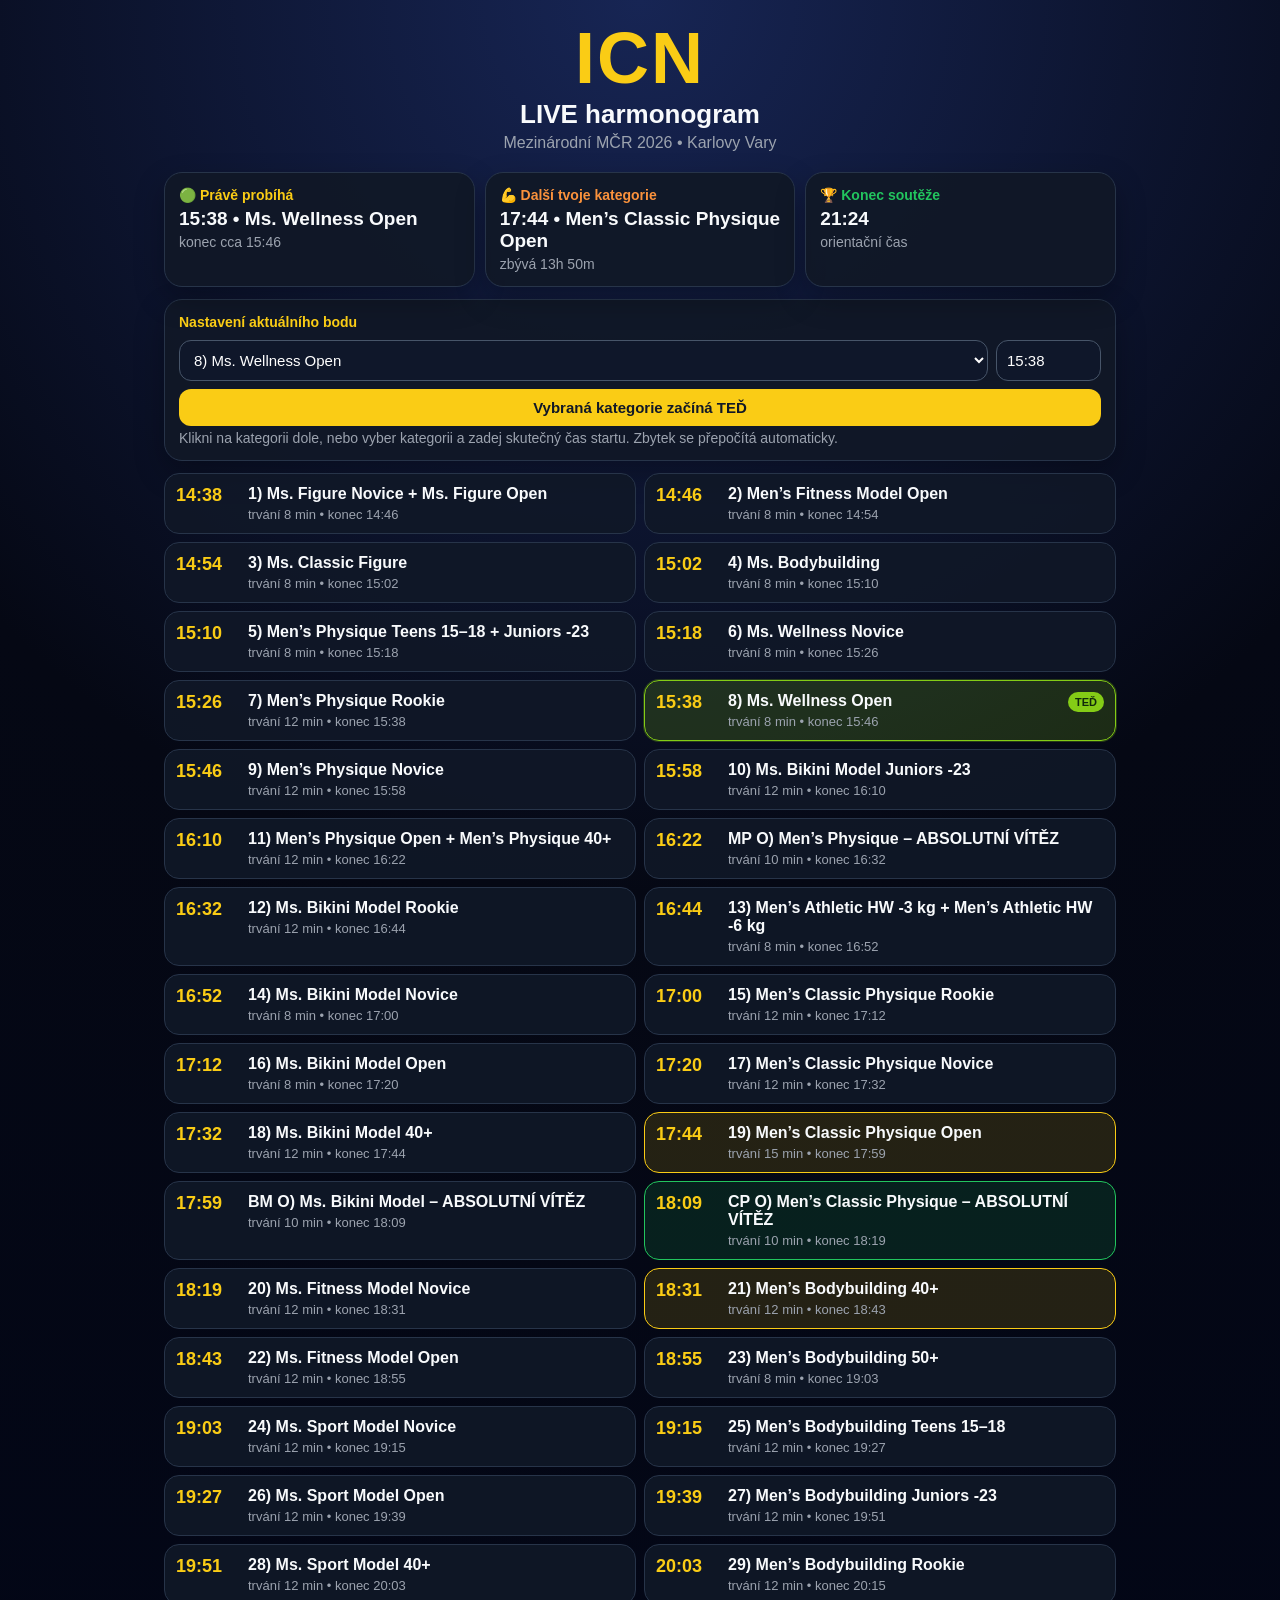
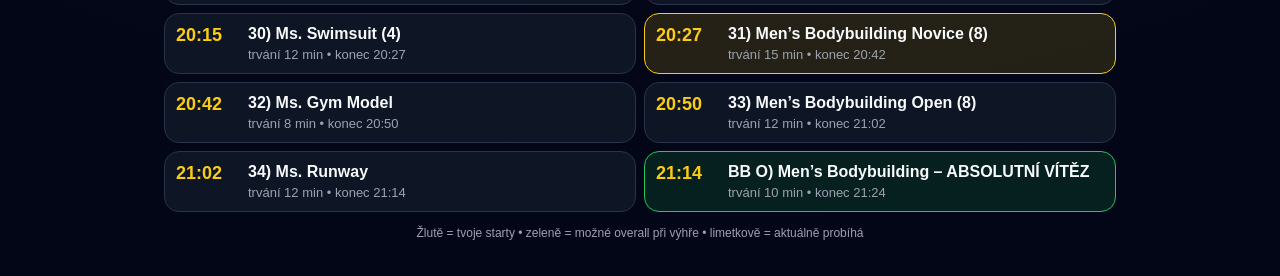
<file: Index.html>
<!doctype html>
<html lang="cs">
<head>
  <meta charset="utf-8" />
  <meta name="viewport" content="width=device-width, initial-scale=1" />
  <title>ICN LIVE harmonogram</title>
  <style>
    :root{
      --bg:#050814; --card:#101827; --line:#273449; --text:#f8fafc; --muted:#9ca3af;
      --gold:#facc15; --orange:#fb923c; --green:#22c55e; --lime:#84cc16; --blue:#38bdf8;
    }
    *{box-sizing:border-box}
    body{margin:0;background:radial-gradient(circle at top,#172554 0,#050814 45%,#020617 100%);color:var(--text);font-family:Arial,Helvetica,sans-serif}
    .wrap{max-width:980px;margin:auto;padding:14px}
    header{text-align:center;padding:12px 0 8px}
    .logo{font-size:56px;font-weight:900;color:var(--gold);letter-spacing:2px;line-height:.9}
    h1{margin:8px 0 4px;font-size:26px}
    .sub{color:var(--muted)}
    .cards{display:grid;grid-template-columns:1fr;gap:10px;margin:12px 0}
    .card{background:rgba(16,24,39,.94);border:1px solid var(--line);border-radius:18px;padding:14px;box-shadow:0 12px 30px rgba(0,0,0,.28)}
    .label{font-weight:800;color:var(--gold);font-size:14px}
    .big{font-weight:900;font-size:19px;margin-top:5px}
    .muted{color:var(--muted);font-size:14px;margin-top:4px}
    .controls{display:grid;grid-template-columns:1fr 105px;gap:8px;margin-top:10px}
    select,input,button{border-radius:12px;border:1px solid #475569;background:#0f172a;color:white;padding:10px;font-size:15px}
    button{background:var(--gold);color:#111827;font-weight:900;border:none}
    .list{display:grid;grid-template-columns:1fr;gap:8px;margin-top:12px}
    .row{background:rgba(16,24,39,.9);border:1px solid var(--line);border-radius:15px;padding:11px;display:grid;grid-template-columns:62px 1fr auto;gap:10px;align-items:start}
    .time{font-weight:900;color:var(--gold);font-size:18px}
    .name{font-weight:800}
    .meta{font-size:13px;color:var(--muted);margin-top:4px}
    .current{border-color:var(--lime);background:rgba(132,204,22,.18);box-shadow:0 0 0 1px rgba(132,204,22,.25)}
    .mine{border-color:var(--gold);background:rgba(250,204,21,.13)}
    .possible{border-color:var(--green);background:rgba(34,197,94,.13)}
    .tag{font-size:11px;font-weight:900;border-radius:999px;padding:4px 7px;background:var(--lime);color:#102a0b}
    .legend{text-align:center;color:var(--muted);font-size:12px;margin:14px 0 22px}
    @media(min-width:760px){.cards{grid-template-columns:1fr 1fr 1fr}.list{grid-template-columns:1fr 1fr}.logo{font-size:72px}}
  </style>
</head>
<body>
<div class="wrap">
  <header>
    <div class="logo">ICN</div>
    <h1>LIVE harmonogram</h1>
    <div class="sub">Mezinárodní MČR 2026 • Karlovy Vary</div>
  </header>

  <div class="cards">
    <div class="card">
      <div class="label">🟢 Právě probíhá</div>
      <div class="big" id="currentBox">–</div>
      <div class="muted" id="currentEnd">–</div>
    </div>
    <div class="card">
      <div class="label" style="color:var(--orange)">💪 Další tvoje kategorie</div>
      <div class="big" id="nextMine">–</div>
      <div class="muted" id="countdown">–</div>
    </div>
    <div class="card">
      <div class="label" style="color:var(--green)">🏆 Konec soutěže</div>
      <div class="big" id="finish">–</div>
      <div class="muted">orientační čas</div>
    </div>
  </div>

  <div class="card">
    <div class="label">Nastavení aktuálního bodu</div>
    <div class="controls">
      <select id="anchorSelect"></select>
      <input id="anchorTime" value="15:38" placeholder="15:38"/>
    </div>
    <button style="width:100%;margin-top:8px" id="nowBtn">Vybraná kategorie začíná TEĎ</button>
    <div class="muted">Klikni na kategorii dole, nebo vyber kategorii a zadej skutečný čas startu. Zbytek se přepočítá automaticky.</div>
  </div>

  <div class="list" id="list"></div>
  <div class="legend">Žlutě = tvoje starty • zeleně = možné overall při výhře • limetkově = aktuálně probíhá</div>
</div>

<script>
const base = [
  ['1','Ms. Figure Novice + Ms. Figure Open',8],
  ['2','Men’s Fitness Model Open',8],
  ['3','Ms. Classic Figure',8],
  ['4','Ms. Bodybuilding',8],
  ['5','Men’s Physique Teens 15–18 + Juniors -23',8],
  ['6','Ms. Wellness Novice',8],
  ['7','Men’s Physique Rookie',12],
  ['8','Ms. Wellness Open',8],
  ['9','Men’s Physique Novice',12],
  ['10','Ms. Bikini Model Juniors -23',12],
  ['11','Men’s Physique Open + Men’s Physique 40+',12],
  ['MP O','Men’s Physique – ABSOLUTNÍ VÍTĚZ',10],
  ['12','Ms. Bikini Model Rookie',12],
  ['13','Men’s Athletic HW -3 kg + Men’s Athletic HW -6 kg',8],
  ['14','Ms. Bikini Model Novice',8],
  ['15','Men’s Classic Physique Rookie',12],
  ['16','Ms. Bikini Model Open',8],
  ['17','Men’s Classic Physique Novice',12],
  ['18','Ms. Bikini Model 40+',12],
  ['19','Men’s Classic Physique Open',15,'mine'],
  ['BM O','Ms. Bikini Model – ABSOLUTNÍ VÍTĚZ',10],
  ['CP O','Men’s Classic Physique – ABSOLUTNÍ VÍTĚZ',10,'possible'],
  ['20','Ms. Fitness Model Novice',12],
  ['21','Men’s Bodybuilding 40+',12,'mine'],
  ['22','Ms. Fitness Model Open',12],
  ['23','Men’s Bodybuilding 50+',8],
  ['24','Ms. Sport Model Novice',12],
  ['25','Men’s Bodybuilding Teens 15–18',12],
  ['26','Ms. Sport Model Open',12],
  ['27','Men’s Bodybuilding Juniors -23',12],
  ['28','Ms. Sport Model 40+',12],
  ['29','Men’s Bodybuilding Rookie',12],
  ['30','Ms. Swimsuit (4)',12],
  ['31','Men’s Bodybuilding Novice (8)',15,'mine'],
  ['32','Ms. Gym Model',8],
  ['33','Men’s Bodybuilding Open (8)',12],
  ['34','Ms. Runway',12],
  ['BB O','Men’s Bodybuilding – ABSOLUTNÍ VÍTĚZ',10,'possible'],
];
let anchorIndex = 7;

const sel = document.getElementById('anchorSelect');
base.forEach((x,i)=>{ const o=document.createElement('option'); o.value=i; o.textContent=`${x[0]}) ${x[1]}`; sel.appendChild(o); });
sel.value = anchorIndex;

function toMin(t){ const [h,m]=t.split(':').map(Number); return h*60+m; }
function toTime(min){ min=((min%1440)+1440)%1440; return String(Math.floor(min/60)).padStart(2,'0')+':'+String(min%60).padStart(2,'0'); }
function diffText(target, now){ const d=target-now, a=Math.abs(d); return (d<0?'-':'')+Math.floor(a/60)+'h '+String(a%60).padStart(2,'0')+'m'; }

function build(){
  anchorIndex = Number(sel.value);
  const anchorTime = toMin(document.getElementById('anchorTime').value || '15:38');
  const arr = base.map((x,i)=>({n:x[0],name:x[1],duration:x[2],type:x[3]||'',index:i}));
  let s = anchorTime;
  for(let i=anchorIndex;i<arr.length;i++){ arr[i].start=s; s+=arr[i].duration; arr[i].end=s; }
  s = anchorTime;
  for(let i=anchorIndex-1;i>=0;i--){ s-=arr[i].duration; arr[i].start=s; arr[i].end=s+arr[i].duration; }
  return arr;
}

function render(){
  const arr = build();
  const d = new Date(), now = d.getHours()*60+d.getMinutes();
  let current = arr.find(x=>now>=x.start && now<x.end) || arr[anchorIndex];
  let nextMine = arr.find(x=>(x.type==='mine'||x.type==='possible') && x.start>=now);
  document.getElementById('currentBox').textContent = `${toTime(current.start)} • ${current.name}`;
  document.getElementById('currentEnd').textContent = `konec cca ${toTime(current.end)}`;
  document.getElementById('nextMine').textContent = nextMine ? `${toTime(nextMine.start)} • ${nextMine.name}` : 'Už žádná';
  document.getElementById('countdown').textContent = nextMine ? `zbývá ${diffText(nextMine.start, now)}` : '';
  document.getElementById('finish').textContent = toTime(arr[arr.length-1].end);

  const list = document.getElementById('list'); list.innerHTML='';
  arr.forEach((x,i)=>{
    const row=document.createElement('div');
    row.className='row '+(x.index===current.index?'current ':x.type==='mine'?'mine ':x.type==='possible'?'possible ':'');
    row.onclick=()=>{ sel.value=i; document.getElementById('anchorTime').value=toTime(x.start); render(); };
    row.innerHTML=`<div class="time">${toTime(x.start)}</div><div><div class="name">${x.n}) ${x.name}</div><div class="meta">trvání ${x.duration} min • konec ${toTime(x.end)}</div></div>${x.index===current.index?'<div class="tag">TEĎ</div>':''}`;
    list.appendChild(row);
  });
}
document.getElementById('anchorTime').addEventListener('input',render);
sel.addEventListener('change',render);
document.getElementById('nowBtn').onclick=()=>{ const d=new Date(); document.getElementById('anchorTime').value=String(d.getHours()).padStart(2,'0')+':'+String(d.getMinutes()).padStart(2,'0'); render(); };
render(); setInterval(render,30000);
</script>
</body>
</html>
</file>
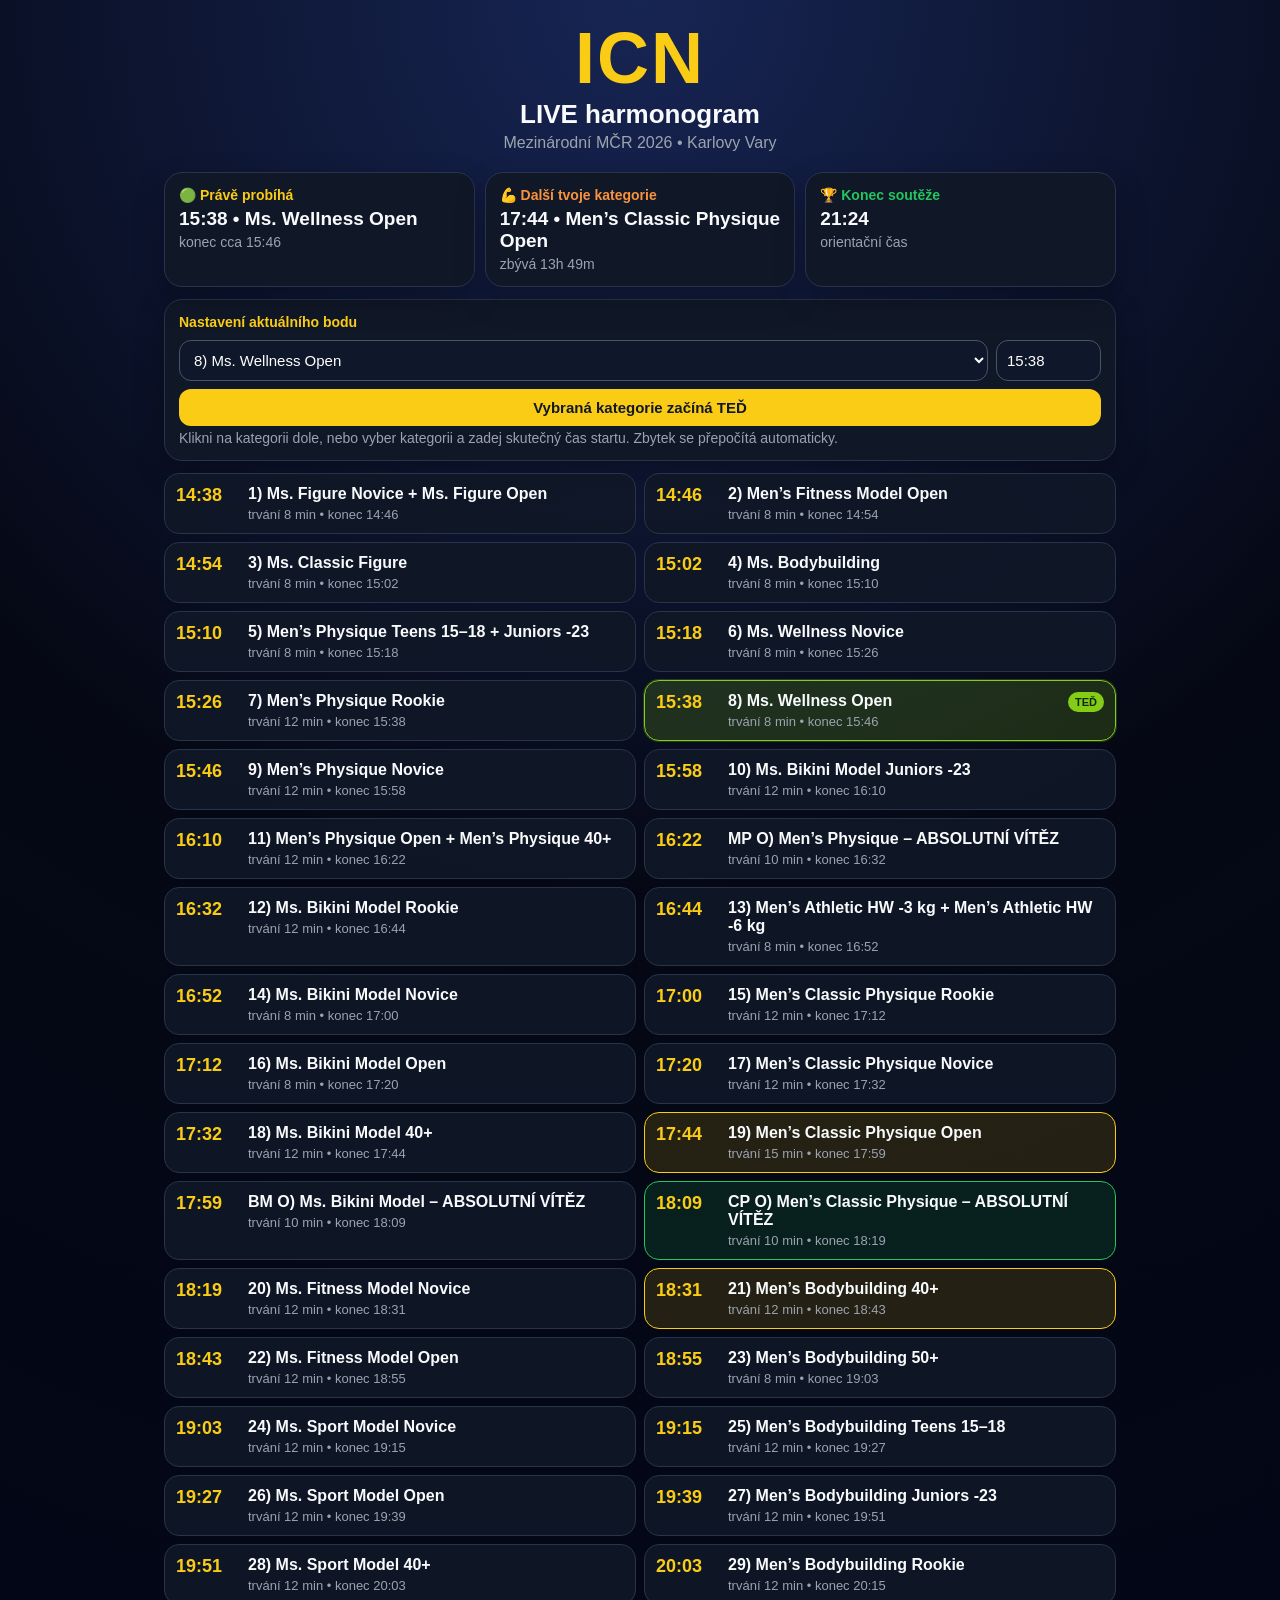
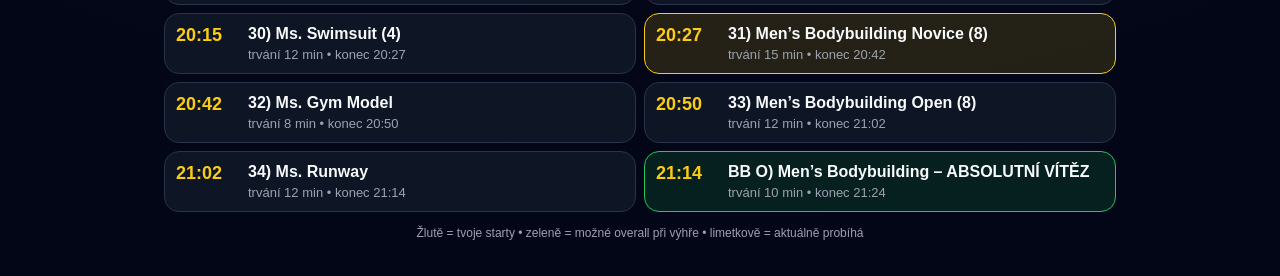
<file: icn_live_harmonogram.html>
<!doctype html>
<html lang="cs">
<head>
  <meta charset="utf-8" />
  <meta name="viewport" content="width=device-width, initial-scale=1" />
  <title>ICN LIVE harmonogram</title>
  <style>
    :root{
      --bg:#050814; --card:#101827; --line:#273449; --text:#f8fafc; --muted:#9ca3af;
      --gold:#facc15; --orange:#fb923c; --green:#22c55e; --lime:#84cc16; --blue:#38bdf8;
    }
    *{box-sizing:border-box}
    body{margin:0;background:radial-gradient(circle at top,#172554 0,#050814 45%,#020617 100%);color:var(--text);font-family:Arial,Helvetica,sans-serif}
    .wrap{max-width:980px;margin:auto;padding:14px}
    header{text-align:center;padding:12px 0 8px}
    .logo{font-size:56px;font-weight:900;color:var(--gold);letter-spacing:2px;line-height:.9}
    h1{margin:8px 0 4px;font-size:26px}
    .sub{color:var(--muted)}
    .cards{display:grid;grid-template-columns:1fr;gap:10px;margin:12px 0}
    .card{background:rgba(16,24,39,.94);border:1px solid var(--line);border-radius:18px;padding:14px;box-shadow:0 12px 30px rgba(0,0,0,.28)}
    .label{font-weight:800;color:var(--gold);font-size:14px}
    .big{font-weight:900;font-size:19px;margin-top:5px}
    .muted{color:var(--muted);font-size:14px;margin-top:4px}
    .controls{display:grid;grid-template-columns:1fr 105px;gap:8px;margin-top:10px}
    select,input,button{border-radius:12px;border:1px solid #475569;background:#0f172a;color:white;padding:10px;font-size:15px}
    button{background:var(--gold);color:#111827;font-weight:900;border:none}
    .list{display:grid;grid-template-columns:1fr;gap:8px;margin-top:12px}
    .row{background:rgba(16,24,39,.9);border:1px solid var(--line);border-radius:15px;padding:11px;display:grid;grid-template-columns:62px 1fr auto;gap:10px;align-items:start}
    .time{font-weight:900;color:var(--gold);font-size:18px}
    .name{font-weight:800}
    .meta{font-size:13px;color:var(--muted);margin-top:4px}
    .current{border-color:var(--lime);background:rgba(132,204,22,.18);box-shadow:0 0 0 1px rgba(132,204,22,.25)}
    .mine{border-color:var(--gold);background:rgba(250,204,21,.13)}
    .possible{border-color:var(--green);background:rgba(34,197,94,.13)}
    .tag{font-size:11px;font-weight:900;border-radius:999px;padding:4px 7px;background:var(--lime);color:#102a0b}
    .legend{text-align:center;color:var(--muted);font-size:12px;margin:14px 0 22px}
    @media(min-width:760px){.cards{grid-template-columns:1fr 1fr 1fr}.list{grid-template-columns:1fr 1fr}.logo{font-size:72px}}
  </style>
</head>
<body>
<div class="wrap">
  <header>
    <div class="logo">ICN</div>
    <h1>LIVE harmonogram</h1>
    <div class="sub">Mezinárodní MČR 2026 • Karlovy Vary</div>
  </header>

  <div class="cards">
    <div class="card">
      <div class="label">🟢 Právě probíhá</div>
      <div class="big" id="currentBox">–</div>
      <div class="muted" id="currentEnd">–</div>
    </div>
    <div class="card">
      <div class="label" style="color:var(--orange)">💪 Další tvoje kategorie</div>
      <div class="big" id="nextMine">–</div>
      <div class="muted" id="countdown">–</div>
    </div>
    <div class="card">
      <div class="label" style="color:var(--green)">🏆 Konec soutěže</div>
      <div class="big" id="finish">–</div>
      <div class="muted">orientační čas</div>
    </div>
  </div>

  <div class="card">
    <div class="label">Nastavení aktuálního bodu</div>
    <div class="controls">
      <select id="anchorSelect"></select>
      <input id="anchorTime" value="15:38" placeholder="15:38"/>
    </div>
    <button style="width:100%;margin-top:8px" id="nowBtn">Vybraná kategorie začíná TEĎ</button>
    <div class="muted">Klikni na kategorii dole, nebo vyber kategorii a zadej skutečný čas startu. Zbytek se přepočítá automaticky.</div>
  </div>

  <div class="list" id="list"></div>
  <div class="legend">Žlutě = tvoje starty • zeleně = možné overall při výhře • limetkově = aktuálně probíhá</div>
</div>

<script>
const base = [
  ['1','Ms. Figure Novice + Ms. Figure Open',8],
  ['2','Men’s Fitness Model Open',8],
  ['3','Ms. Classic Figure',8],
  ['4','Ms. Bodybuilding',8],
  ['5','Men’s Physique Teens 15–18 + Juniors -23',8],
  ['6','Ms. Wellness Novice',8],
  ['7','Men’s Physique Rookie',12],
  ['8','Ms. Wellness Open',8],
  ['9','Men’s Physique Novice',12],
  ['10','Ms. Bikini Model Juniors -23',12],
  ['11','Men’s Physique Open + Men’s Physique 40+',12],
  ['MP O','Men’s Physique – ABSOLUTNÍ VÍTĚZ',10],
  ['12','Ms. Bikini Model Rookie',12],
  ['13','Men’s Athletic HW -3 kg + Men’s Athletic HW -6 kg',8],
  ['14','Ms. Bikini Model Novice',8],
  ['15','Men’s Classic Physique Rookie',12],
  ['16','Ms. Bikini Model Open',8],
  ['17','Men’s Classic Physique Novice',12],
  ['18','Ms. Bikini Model 40+',12],
  ['19','Men’s Classic Physique Open',15,'mine'],
  ['BM O','Ms. Bikini Model – ABSOLUTNÍ VÍTĚZ',10],
  ['CP O','Men’s Classic Physique – ABSOLUTNÍ VÍTĚZ',10,'possible'],
  ['20','Ms. Fitness Model Novice',12],
  ['21','Men’s Bodybuilding 40+',12,'mine'],
  ['22','Ms. Fitness Model Open',12],
  ['23','Men’s Bodybuilding 50+',8],
  ['24','Ms. Sport Model Novice',12],
  ['25','Men’s Bodybuilding Teens 15–18',12],
  ['26','Ms. Sport Model Open',12],
  ['27','Men’s Bodybuilding Juniors -23',12],
  ['28','Ms. Sport Model 40+',12],
  ['29','Men’s Bodybuilding Rookie',12],
  ['30','Ms. Swimsuit (4)',12],
  ['31','Men’s Bodybuilding Novice (8)',15,'mine'],
  ['32','Ms. Gym Model',8],
  ['33','Men’s Bodybuilding Open (8)',12],
  ['34','Ms. Runway',12],
  ['BB O','Men’s Bodybuilding – ABSOLUTNÍ VÍTĚZ',10,'possible'],
];
let anchorIndex = 7;

const sel = document.getElementById('anchorSelect');
base.forEach((x,i)=>{ const o=document.createElement('option'); o.value=i; o.textContent=`${x[0]}) ${x[1]}`; sel.appendChild(o); });
sel.value = anchorIndex;

function toMin(t){ const [h,m]=t.split(':').map(Number); return h*60+m; }
function toTime(min){ min=((min%1440)+1440)%1440; return String(Math.floor(min/60)).padStart(2,'0')+':'+String(min%60).padStart(2,'0'); }
function diffText(target, now){ const d=target-now, a=Math.abs(d); return (d<0?'-':'')+Math.floor(a/60)+'h '+String(a%60).padStart(2,'0')+'m'; }

function build(){
  anchorIndex = Number(sel.value);
  const anchorTime = toMin(document.getElementById('anchorTime').value || '15:38');
  const arr = base.map((x,i)=>({n:x[0],name:x[1],duration:x[2],type:x[3]||'',index:i}));
  let s = anchorTime;
  for(let i=anchorIndex;i<arr.length;i++){ arr[i].start=s; s+=arr[i].duration; arr[i].end=s; }
  s = anchorTime;
  for(let i=anchorIndex-1;i>=0;i--){ s-=arr[i].duration; arr[i].start=s; arr[i].end=s+arr[i].duration; }
  return arr;
}

function render(){
  const arr = build();
  const d = new Date(), now = d.getHours()*60+d.getMinutes();
  let current = arr.find(x=>now>=x.start && now<x.end) || arr[anchorIndex];
  let nextMine = arr.find(x=>(x.type==='mine'||x.type==='possible') && x.start>=now);
  document.getElementById('currentBox').textContent = `${toTime(current.start)} • ${current.name}`;
  document.getElementById('currentEnd').textContent = `konec cca ${toTime(current.end)}`;
  document.getElementById('nextMine').textContent = nextMine ? `${toTime(nextMine.start)} • ${nextMine.name}` : 'Už žádná';
  document.getElementById('countdown').textContent = nextMine ? `zbývá ${diffText(nextMine.start, now)}` : '';
  document.getElementById('finish').textContent = toTime(arr[arr.length-1].end);

  const list = document.getElementById('list'); list.innerHTML='';
  arr.forEach((x,i)=>{
    const row=document.createElement('div');
    row.className='row '+(x.index===current.index?'current ':x.type==='mine'?'mine ':x.type==='possible'?'possible ':'');
    row.onclick=()=>{ sel.value=i; document.getElementById('anchorTime').value=toTime(x.start); render(); };
    row.innerHTML=`<div class="time">${toTime(x.start)}</div><div><div class="name">${x.n}) ${x.name}</div><div class="meta">trvání ${x.duration} min • konec ${toTime(x.end)}</div></div>${x.index===current.index?'<div class="tag">TEĎ</div>':''}`;
    list.appendChild(row);
  });
}
document.getElementById('anchorTime').addEventListener('input',render);
sel.addEventListener('change',render);
document.getElementById('nowBtn').onclick=()=>{ const d=new Date(); document.getElementById('anchorTime').value=String(d.getHours()).padStart(2,'0')+':'+String(d.getMinutes()).padStart(2,'0'); render(); };
render(); setInterval(render,30000);
</script>
</body>
</html>
</file>
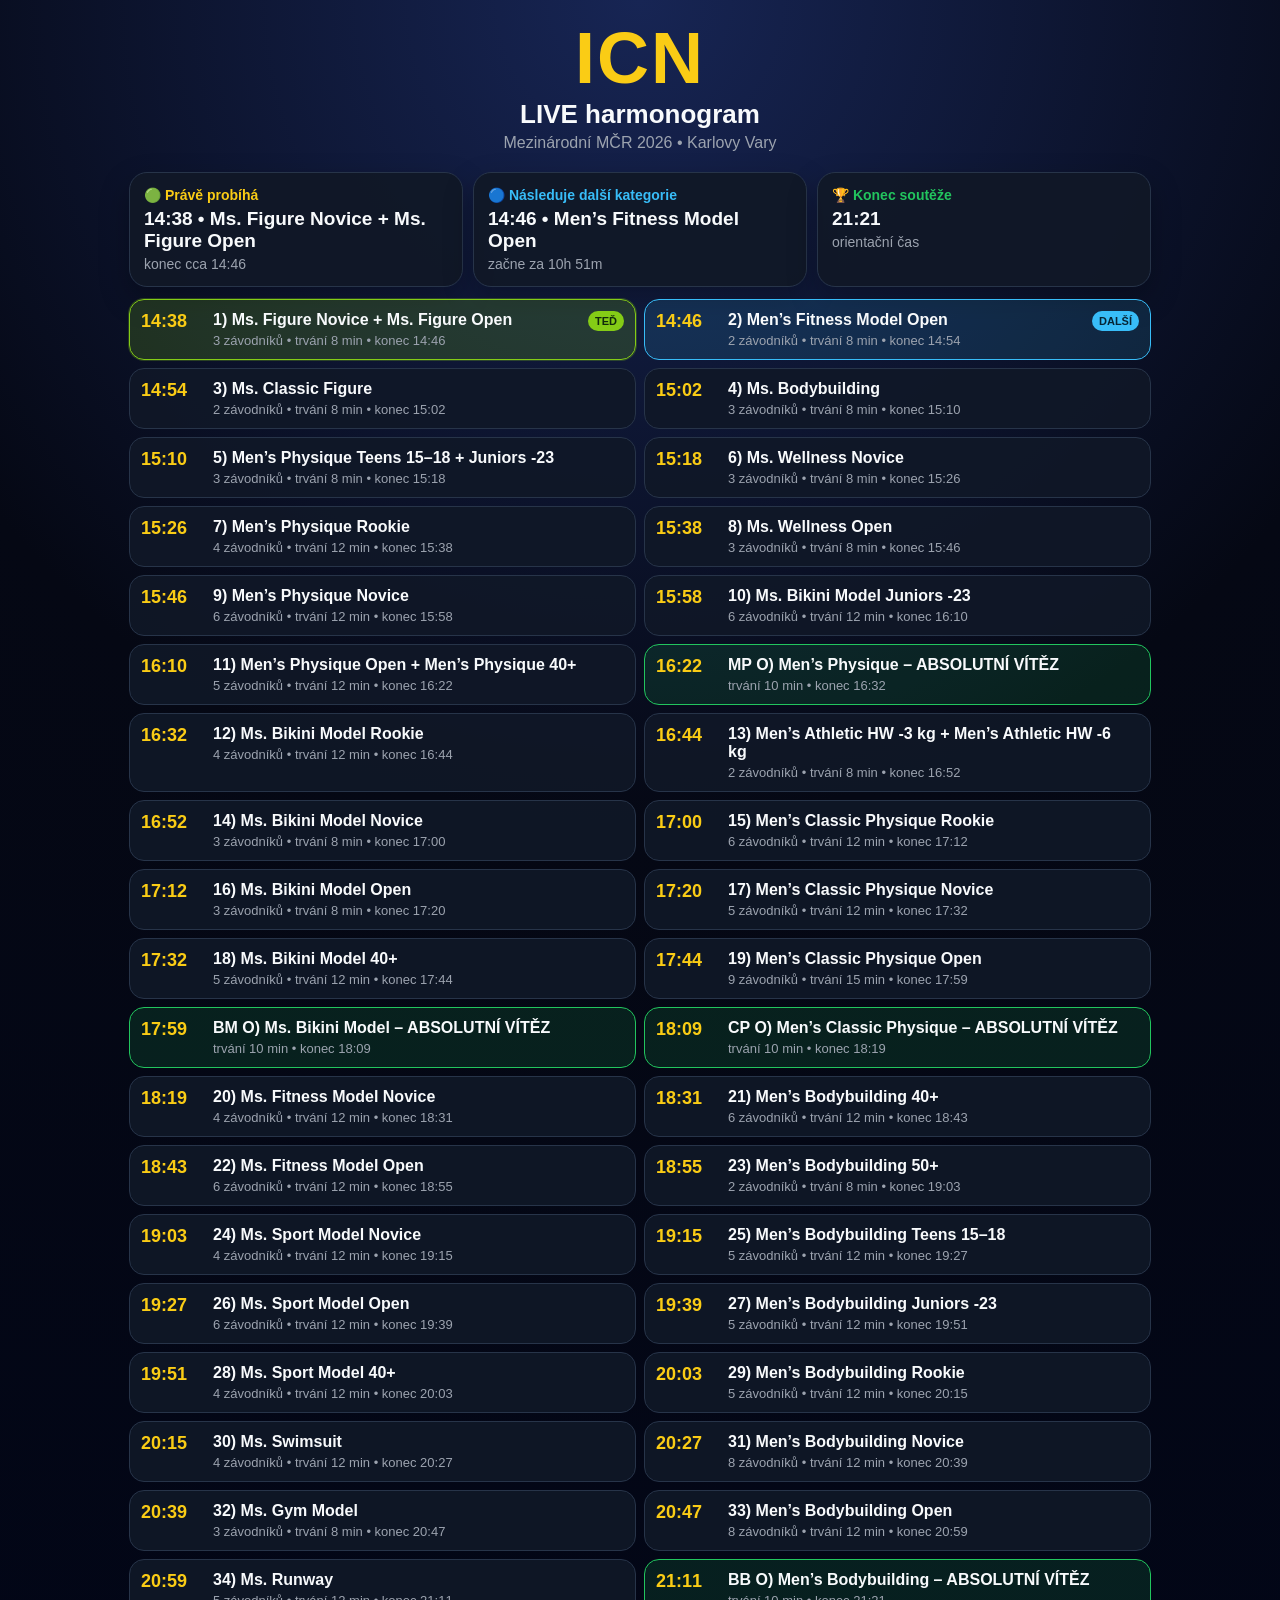
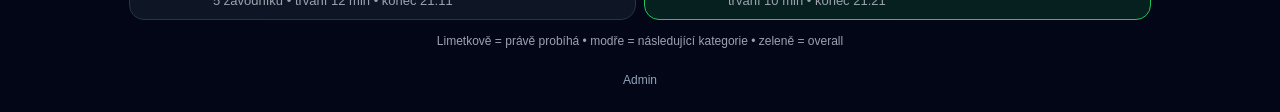
<file: icn_live_onefile_index.html>
<!doctype html>
<html lang="cs">
<head>
<meta charset="utf-8">
<meta name="viewport" content="width=device-width, initial-scale=1">
<title>ICN LIVE harmonogram</title>
<style>
:root{--bg:#050814;--card:#101827;--line:#273449;--text:#f8fafc;--muted:#9ca3af;--gold:#facc15;--green:#22c55e;--lime:#84cc16;--blue:#38bdf8;--red:#ef4444}
*{box-sizing:border-box}
body{margin:0;background:radial-gradient(circle at top,#172554 0,#050814 45%,#020617 100%);color:var(--text);font-family:Arial,Helvetica,sans-serif}
.wrap{max-width:1050px;margin:auto;padding:14px}
header{text-align:center;padding:12px 0 8px}
.logo{font-size:56px;font-weight:900;color:var(--gold);letter-spacing:2px;line-height:.9}
h1{margin:8px 0 4px;font-size:26px}.sub{color:var(--muted)}
.cards{display:grid;grid-template-columns:1fr;gap:10px;margin:12px 0}
.card{background:rgba(16,24,39,.94);border:1px solid var(--line);border-radius:18px;padding:14px;box-shadow:0 12px 30px rgba(0,0,0,.28)}
.label{font-weight:800;color:var(--gold);font-size:14px}.big{font-weight:900;font-size:19px;margin-top:5px}.muted{color:var(--muted);font-size:14px;margin-top:4px}
.list{display:grid;grid-template-columns:1fr;gap:8px;margin-top:12px}
.row{background:rgba(16,24,39,.9);border:1px solid var(--line);border-radius:15px;padding:11px;display:grid;grid-template-columns:62px 1fr auto;gap:10px;align-items:start}
.time{font-weight:900;color:var(--gold);font-size:18px}.name{font-weight:800}.meta{font-size:13px;color:var(--muted);margin-top:4px}
.current{border-color:var(--lime);background:rgba(132,204,22,.18);box-shadow:0 0 0 1px rgba(132,204,22,.25)}
.next{border-color:var(--blue);background:rgba(56,189,248,.13)}.overall{border-color:var(--green);background:rgba(34,197,94,.13)}
.tag{font-size:11px;font-weight:900;border-radius:999px;padding:4px 7px;background:var(--lime);color:#102a0b}.tagNext{background:var(--blue);color:#062434}
.legend{text-align:center;color:var(--muted);font-size:12px;margin:14px 0 22px}
.adminLink{text-align:center;margin:10px 0}.adminLink a{color:#94a3b8;text-decoration:none;font-size:12px}
select,input,button,textarea{border-radius:12px;border:1px solid #475569;background:#0f172a;color:white;padding:10px;font-size:15px;width:100%}
button{background:var(--gold);color:#111827;font-weight:900;border:none}.secondary{background:#1e293b;color:white;border:1px solid #475569}.danger{background:var(--red);color:white}
.grid{display:grid;grid-template-columns:1fr;gap:8px}.grid2{display:grid;grid-template-columns:1fr 1fr;gap:8px}.rules{display:grid;grid-template-columns:1fr 95px;gap:8px;align-items:center;margin-top:6px}
.hidden{display:none}
@media(min-width:760px){.cards{grid-template-columns:1fr 1fr 1fr}.list{grid-template-columns:1fr 1fr}.logo{font-size:72px}.grid{grid-template-columns:1fr 1fr 1fr}}
</style>
</head>
<body>
<div class="wrap">
<header>
  <div class="logo">ICN</div>
  <h1 id="title">LIVE harmonogram</h1>
  <div class="sub">Mezinárodní MČR 2026 • Karlovy Vary</div>
</header>

<div id="publicView">
  <div class="cards">
    <div class="card"><div class="label">🟢 Právě probíhá</div><div class="big" id="currentBox">–</div><div class="muted" id="currentEnd">–</div></div>
    <div class="card"><div class="label" style="color:var(--blue)">🔵 Následuje další kategorie</div><div class="big" id="nextCategory">–</div><div class="muted" id="nextCountdown">–</div></div>
    <div class="card"><div class="label" style="color:var(--green)">🏆 Konec soutěže</div><div class="big" id="finish">–</div><div class="muted" id="updated">–</div></div>
  </div>
  <div class="list" id="list"></div>
  <div class="legend">Limetkově = právě probíhá • modře = následující kategorie • zeleně = overall</div>
  <div class="adminLink"><a href="?admin=1">Admin</a></div>
</div>

<div id="adminView" class="hidden">
  <div id="loginBox" class="card">
    <div class="label">Admin přihlášení</div>
    <div class="grid2"><input id="pass" type="password" placeholder="Heslo"><button id="loginBtn">Odemknout</button></div>
    <div id="msg" class="muted">Admin rozhraní je oddělené od veřejného harmonogramu.</div>
  </div>

  <div id="adminPanel" class="hidden">
    <div class="card">
      <div class="label">Aktuální bod soutěže</div>
      <div class="grid">
        <select id="anchorSelect"></select>
        <input id="anchorTime" type="time" step="60">
        <button id="nowBtn">Vybraná kategorie začíná TEĎ</button>
      </div>
      <div class="muted">Kliknutím na kategorii níže ji nastavíš jako aktuální bod.</div>
    </div>

    <div class="card">
      <div class="label">Nastavení času soutěže a pravidel</div>
      <div class="rules"><span>Start soutěže</span><input id="competitionStart" type="time" step="60"></div>
      <div class="rules"><span>1–3 závodníci</span><input id="ruleSmall" type="number" min="1"></div>
      <div class="rules"><span>4–8 závodníků</span><input id="ruleMedium" type="number" min="1"></div>
      <div class="rules"><span>9+ závodníků</span><input id="ruleLarge" type="number" min="1"></div>
      <div class="rules"><span>Overall</span><input id="ruleOverall" type="number" min="1"></div>
      <div class="grid2" style="margin-top:8px"><button id="applyRules">Přepočítat délky</button><button id="setStartBtn" class="secondary">Použít start</button></div>
    </div>

    <div class="card">
      <div class="label">Export / Import</div>
      <div class="grid2"><button id="exportBtn" class="secondary">Export JSON</button><button id="importBtn" class="secondary">Import JSON</button></div>
      <textarea id="jsonBox" rows="5" placeholder="JSON pro přenos nastavení"></textarea>
      <button id="resetBtn" class="danger" style="margin-top:8px">Reset na původní hodnoty</button>
    </div>

    <div class="list" id="adminList"></div>
    <div class="legend"><a href="./" style="color:#93c5fd">← zpět na veřejný harmonogram</a></div>
  </div>
</div>
</div>

<script>
const ADMIN_PASSWORD='adminRobert';
const STORAGE_KEY='icnScheduleStateOneFileV1';
const DEFAULT_RULES={small:8,medium:12,large:15,overall:10};
const DEFAULT_BASE=[
{n:'1',name:'Ms. Figure Novice + Ms. Figure Open',count:3},
{n:'2',name:'Men’s Fitness Model Open',count:2},
{n:'3',name:'Ms. Classic Figure',count:2},
{n:'4',name:'Ms. Bodybuilding',count:3},
{n:'5',name:'Men’s Physique Teens 15–18 + Juniors -23',count:3},
{n:'6',name:'Ms. Wellness Novice',count:3},
{n:'7',name:'Men’s Physique Rookie',count:4},
{n:'8',name:'Ms. Wellness Open',count:3},
{n:'9',name:'Men’s Physique Novice',count:6},
{n:'10',name:'Ms. Bikini Model Juniors -23',count:6},
{n:'11',name:'Men’s Physique Open + Men’s Physique 40+',count:5},
{n:'MP O',name:'Men’s Physique – ABSOLUTNÍ VÍTĚZ',overall:true},
{n:'12',name:'Ms. Bikini Model Rookie',count:4},
{n:'13',name:'Men’s Athletic HW -3 kg + Men’s Athletic HW -6 kg',count:2},
{n:'14',name:'Ms. Bikini Model Novice',count:3},
{n:'15',name:'Men’s Classic Physique Rookie',count:6},
{n:'16',name:'Ms. Bikini Model Open',count:3},
{n:'17',name:'Men’s Classic Physique Novice',count:5},
{n:'18',name:'Ms. Bikini Model 40+',count:5},
{n:'19',name:'Men’s Classic Physique Open',count:9},
{n:'BM O',name:'Ms. Bikini Model – ABSOLUTNÍ VÍTĚZ',overall:true},
{n:'CP O',name:'Men’s Classic Physique – ABSOLUTNÍ VÍTĚZ',overall:true},
{n:'20',name:'Ms. Fitness Model Novice',count:4},
{n:'21',name:'Men’s Bodybuilding 40+',count:6},
{n:'22',name:'Ms. Fitness Model Open',count:6},
{n:'23',name:'Men’s Bodybuilding 50+',count:2},
{n:'24',name:'Ms. Sport Model Novice',count:4},
{n:'25',name:'Men’s Bodybuilding Teens 15–18',count:5},
{n:'26',name:'Ms. Sport Model Open',count:6},
{n:'27',name:'Men’s Bodybuilding Juniors -23',count:5},
{n:'28',name:'Ms. Sport Model 40+',count:4},
{n:'29',name:'Men’s Bodybuilding Rookie',count:5},
{n:'30',name:'Ms. Swimsuit',count:4},
{n:'31',name:'Men’s Bodybuilding Novice',count:8},
{n:'32',name:'Ms. Gym Model',count:3},
{n:'33',name:'Men’s Bodybuilding Open',count:8},
{n:'34',name:'Ms. Runway',count:5},
{n:'BB O',name:'Men’s Bodybuilding – ABSOLUTNÍ VÍTĚZ',overall:true}
];

function calcDuration(count,overall,rules){if(overall)return rules.overall;if(count<=3)return rules.small;if(count<=8)return rules.medium;return rules.large}
function defaultState(){return{competitionStart:'14:30',anchorIndex:7,anchorTime:'15:38',rules:{...DEFAULT_RULES},items:DEFAULT_BASE.map(it=>({...it,duration:calcDuration(it.count||0,it.overall,DEFAULT_RULES)})),updatedAt:null}}
function loadState(){try{return JSON.parse(localStorage.getItem(STORAGE_KEY))||defaultState()}catch(e){return defaultState()}}
function saveState(s){s.updatedAt=new Date().toLocaleTimeString('cs-CZ',{hour:'2-digit',minute:'2-digit'});localStorage.setItem(STORAGE_KEY,JSON.stringify(s))}
function toMin(t){const p=t.split(':').map(Number);return p[0]*60+p[1]}
function toTime(min){min=((min%1440)+1440)%1440;return String(Math.floor(min/60)).padStart(2,'0')+':'+String(min%60).padStart(2,'0')}
function diffText(target,now){const d=target-now,a=Math.abs(d);return(d<0?'-':'')+Math.floor(a/60)+'h '+String(a%60).padStart(2,'0')+'m'}
function buildSchedule(state){const arr=state.items.map((x,i)=>({...x,index:i}));let s=toMin(state.anchorTime);for(let i=state.anchorIndex;i<arr.length;i++){arr[i].start=s;s+=arr[i].duration;arr[i].end=s}s=toMin(state.anchorTime);for(let i=state.anchorIndex-1;i>=0;i--){s-=arr[i].duration;arr[i].start=s;arr[i].end=s+arr[i].duration}return arr}
function getCurrentNext(arr){const d=new Date(),now=d.getHours()*60+d.getMinutes();const current=arr.find(x=>now>=x.start&&now<x.end)||arr[0];const next=arr.find(x=>x.start>=current.end)||null;return{current,next,now}}
function renderCards(arr){const s=loadState(),g=getCurrentNext(arr),current=g.current,next=g.next,now=g.now;currentBox.textContent=`${toTime(current.start)} • ${current.name}`;currentEnd.textContent=`konec cca ${toTime(current.end)}`;nextCategory.textContent=next?`${toTime(next.start)} • ${next.name}`:'Už žádná';nextCountdown.textContent=next?`začne za ${diffText(next.start,now)}`:'';finish.textContent=toTime(arr[arr.length-1].end);updated.textContent=s.updatedAt?`Aktualizováno ${s.updatedAt}`:'orientační čas'}
function renderList(arr,elementId,admin){const g=getCurrentNext(arr),current=g.current,next=g.next;const list=document.getElementById(elementId);list.innerHTML='';arr.forEach((x,i)=>{const row=document.createElement('div');const isCurrent=x.index===current.index;const isNext=next&&x.index===next.index;row.className='row '+(isCurrent?'current ':isNext?'next ':x.overall?'overall ':'');row.innerHTML=`<div class="time">${toTime(x.start)}</div><div><div class="name">${x.n}) ${x.name}</div><div class="meta">${x.count?x.count+' závodníků • ':''}trvání ${x.duration} min • konec ${toTime(x.end)}</div></div>${isCurrent?'<div class="tag">TEĎ</div>':isNext?'<div class="tag tagNext">DALŠÍ</div>':''}`;if(admin){row.onclick=()=>{const s=loadState();s.anchorIndex=i;s.anchorTime=toTime(x.start);saveState(s);fillAdmin();renderAdmin()}}list.appendChild(row)})}
function renderPublic(){const s=loadState(),arr=buildSchedule(s);renderCards(arr);renderList(arr,'list',false)}

const isAdminPage=new URLSearchParams(location.search).get('admin')==='1';
if(isAdminPage){publicView.classList.add('hidden');adminView.classList.remove('hidden');title.textContent='ICN LIVE admin'}else{renderPublic();setInterval(renderPublic,30000)}

const sel=document.getElementById('anchorSelect');
DEFAULT_BASE.forEach((x,i)=>{const o=document.createElement('option');o.value=i;o.textContent=`${x.n}) ${x.name}`;sel.appendChild(o)});
function fillAdmin(){const s=loadState();sel.value=s.anchorIndex;anchorTime.value=s.anchorTime;competitionStart.value=s.competitionStart;ruleSmall.value=s.rules.small;ruleMedium.value=s.rules.medium;ruleLarge.value=s.rules.large;ruleOverall.value=s.rules.overall}
function saveFromAdmin(){const s=loadState();s.anchorIndex=Number(sel.value);s.anchorTime=anchorTime.value;s.competitionStart=competitionStart.value;s.rules={small:Number(ruleSmall.value),medium:Number(ruleMedium.value),large:Number(ruleLarge.value),overall:Number(ruleOverall.value)};saveState(s);return s}
function renderAdmin(){const arr=buildSchedule(loadState());renderList(arr,'adminList',true)}
function unlock(){loginBox.classList.add('hidden');adminPanel.classList.remove('hidden');sessionStorage.setItem('icnAdmin','true');fillAdmin();renderAdmin()}
if(isAdminPage && sessionStorage.getItem('icnAdmin')==='true') unlock();
loginBtn.onclick=()=>{if(pass.value===ADMIN_PASSWORD)unlock();else msg.textContent='Špatné heslo.'}
nowBtn.onclick=()=>{const d=new Date();anchorTime.value=String(d.getHours()).padStart(2,'0')+':'+String(d.getMinutes()).padStart(2,'0');saveFromAdmin();renderAdmin()}
setStartBtn.onclick=()=>{const s=saveFromAdmin();s.anchorIndex=0;s.anchorTime=s.competitionStart;saveState(s);fillAdmin();renderAdmin()}
applyRules.onclick=()=>{const s=saveFromAdmin();s.items=s.items.map(it=>({...it,duration:calcDuration(it.count||0,it.overall,s.rules)}));saveState(s);renderAdmin()}
exportBtn.onclick=()=>{jsonBox.value=JSON.stringify(loadState(),null,2)}
importBtn.onclick=()=>{try{saveState(JSON.parse(jsonBox.value));fillAdmin();renderAdmin()}catch(e){alert('Neplatný JSON')}}
resetBtn.onclick=()=>{localStorage.removeItem(STORAGE_KEY);fillAdmin();renderAdmin()}
sel.onchange=()=>{saveFromAdmin();renderAdmin()}
anchorTime.oninput=()=>{saveFromAdmin();renderAdmin()}
</script>
</body>
</html>
</file>
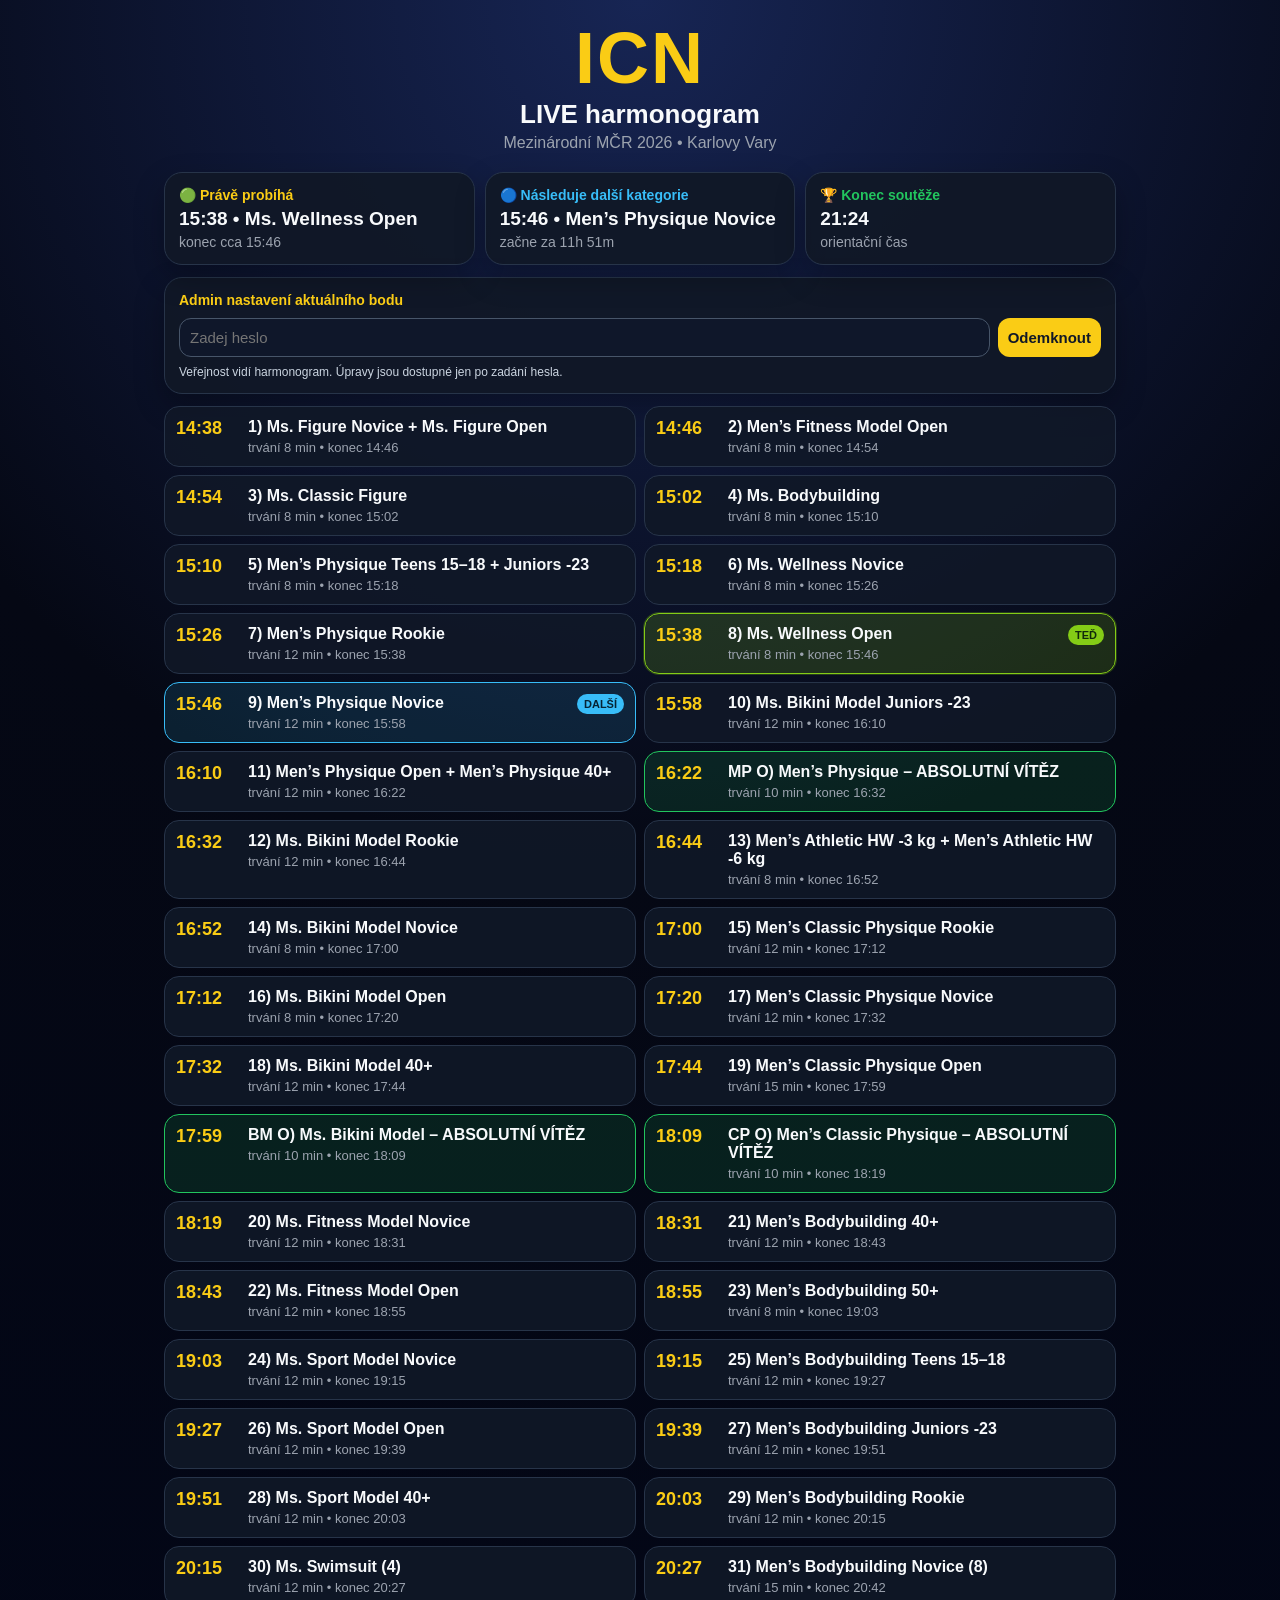
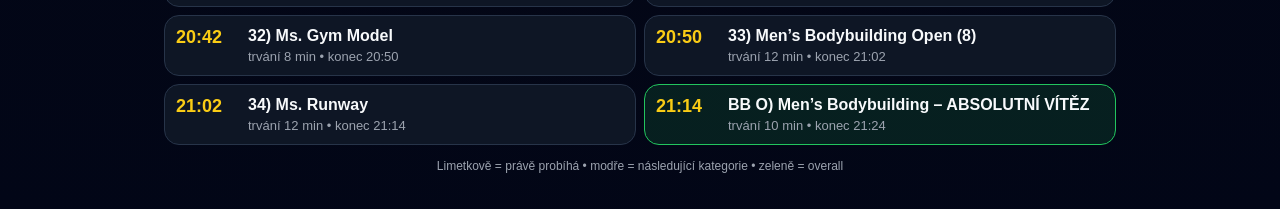
<file: index_admin_public.html>
<!doctype html>
<html lang="cs">
<head>
<meta charset="utf-8"><meta name="viewport" content="width=device-width, initial-scale=1">
<title>ICN LIVE harmonogram</title>
<style>
:root{--bg:#050814;--card:#101827;--line:#273449;--text:#f8fafc;--muted:#9ca3af;--gold:#facc15;--green:#22c55e;--lime:#84cc16;--blue:#38bdf8}
*{box-sizing:border-box}body{margin:0;background:radial-gradient(circle at top,#172554 0,#050814 45%,#020617 100%);color:var(--text);font-family:Arial,Helvetica,sans-serif}.wrap{max-width:980px;margin:auto;padding:14px}header{text-align:center;padding:12px 0 8px}.logo{font-size:56px;font-weight:900;color:var(--gold);letter-spacing:2px;line-height:.9}h1{margin:8px 0 4px;font-size:26px}.sub{color:var(--muted)}.cards{display:grid;grid-template-columns:1fr;gap:10px;margin:12px 0}.card{background:rgba(16,24,39,.94);border:1px solid var(--line);border-radius:18px;padding:14px;box-shadow:0 12px 30px rgba(0,0,0,.28)}.label{font-weight:800;color:var(--gold);font-size:14px}.big{font-weight:900;font-size:19px;margin-top:5px}.muted{color:var(--muted);font-size:14px;margin-top:4px}.controls{display:grid;grid-template-columns:1fr 105px;gap:8px;margin-top:10px}select,input,button{border-radius:12px;border:1px solid #475569;background:#0f172a;color:white;padding:10px;font-size:15px}button{background:var(--gold);color:#111827;font-weight:900;border:none}.secondary{background:#1e293b;color:white;border:1px solid #475569}.adminPanel{display:none}.adminPanel.visible{display:block}.loginRow{display:grid;grid-template-columns:1fr auto;gap:8px;margin-top:10px}.list{display:grid;grid-template-columns:1fr;gap:8px;margin-top:12px}.row{background:rgba(16,24,39,.9);border:1px solid var(--line);border-radius:15px;padding:11px;display:grid;grid-template-columns:62px 1fr auto;gap:10px;align-items:start}.time{font-weight:900;color:var(--gold);font-size:18px}.name{font-weight:800}.meta{font-size:13px;color:var(--muted);margin-top:4px}.current{border-color:var(--lime);background:rgba(132,204,22,.18);box-shadow:0 0 0 1px rgba(132,204,22,.25)}.next{border-color:var(--blue);background:rgba(56,189,248,.13)}.possible{border-color:var(--green);background:rgba(34,197,94,.13)}.tag{font-size:11px;font-weight:900;border-radius:999px;padding:4px 7px;background:var(--lime);color:#102a0b}.tagNext{background:var(--blue);color:#062434}.legend{text-align:center;color:var(--muted);font-size:12px;margin:14px 0 22px}.notice{font-size:12px;color:#cbd5e1;margin-top:8px}@media(min-width:760px){.cards{grid-template-columns:1fr 1fr 1fr}.list{grid-template-columns:1fr 1fr}.logo{font-size:72px}}
</style>
</head>
<body>
<div class="wrap">
<header><div class="logo">ICN</div><h1>LIVE harmonogram</h1><div class="sub">Mezinárodní MČR 2026 • Karlovy Vary</div></header>
<div class="cards">
<div class="card"><div class="label">🟢 Právě probíhá</div><div class="big" id="currentBox">–</div><div class="muted" id="currentEnd">–</div></div>
<div class="card"><div class="label" style="color:var(--blue)">🔵 Následuje další kategorie</div><div class="big" id="nextCategory">–</div><div class="muted" id="nextCountdown">–</div></div>
<div class="card"><div class="label" style="color:var(--green)">🏆 Konec soutěže</div><div class="big" id="finish">–</div><div class="muted">orientační čas</div></div>
</div>
<div class="card">
<div class="label">Admin nastavení aktuálního bodu</div>
<div id="loginBox" class="loginRow"><input id="adminPass" type="password" placeholder="Zadej heslo" autocomplete="off"><button id="loginBtn">Odemknout</button></div>
<div id="adminPanel" class="adminPanel"><div class="controls"><select id="anchorSelect"></select><input id="anchorTime" type="time" step="60" value="15:38"></div><button style="width:100%;margin-top:8px" id="nowBtn">Vybraná kategorie začíná TEĎ</button><button style="width:100%;margin-top:8px" class="secondary" id="logoutBtn">Zamknout admin nastavení</button><div class="muted">Klikni na kategorii dole, vyber kategorii a uprav čas. Zbytek se přepočítá automaticky.</div></div>
<div id="loginMsg" class="notice">Veřejnost vidí harmonogram. Úpravy jsou dostupné jen po zadání hesla.</div>
</div>
<div class="list" id="list"></div><div class="legend">Limetkově = právě probíhá • modře = následující kategorie • zeleně = overall</div></div>
<script>
const ADMIN_PASSWORD='adminRobert';
const base=[['1','Ms. Figure Novice + Ms. Figure Open',8],['2','Men’s Fitness Model Open',8],['3','Ms. Classic Figure',8],['4','Ms. Bodybuilding',8],['5','Men’s Physique Teens 15–18 + Juniors -23',8],['6','Ms. Wellness Novice',8],['7','Men’s Physique Rookie',12],['8','Ms. Wellness Open',8],['9','Men’s Physique Novice',12],['10','Ms. Bikini Model Juniors -23',12],['11','Men’s Physique Open + Men’s Physique 40+',12],['MP O','Men’s Physique – ABSOLUTNÍ VÍTĚZ',10,'overall'],['12','Ms. Bikini Model Rookie',12],['13','Men’s Athletic HW -3 kg + Men’s Athletic HW -6 kg',8],['14','Ms. Bikini Model Novice',8],['15','Men’s Classic Physique Rookie',12],['16','Ms. Bikini Model Open',8],['17','Men’s Classic Physique Novice',12],['18','Ms. Bikini Model 40+',12],['19','Men’s Classic Physique Open',15],['BM O','Ms. Bikini Model – ABSOLUTNÍ VÍTĚZ',10,'overall'],['CP O','Men’s Classic Physique – ABSOLUTNÍ VÍTĚZ',10,'overall'],['20','Ms. Fitness Model Novice',12],['21','Men’s Bodybuilding 40+',12],['22','Ms. Fitness Model Open',12],['23','Men’s Bodybuilding 50+',8],['24','Ms. Sport Model Novice',12],['25','Men’s Bodybuilding Teens 15–18',12],['26','Ms. Sport Model Open',12],['27','Men’s Bodybuilding Juniors -23',12],['28','Ms. Sport Model 40+',12],['29','Men’s Bodybuilding Rookie',12],['30','Ms. Swimsuit (4)',12],['31','Men’s Bodybuilding Novice (8)',15],['32','Ms. Gym Model',8],['33','Men’s Bodybuilding Open (8)',12],['34','Ms. Runway',12],['BB O','Men’s Bodybuilding – ABSOLUTNÍ VÍTĚZ',10,'overall']];
let anchorIndex=Number(localStorage.getItem('icnAnchorIndex')||7);let isAdmin=sessionStorage.getItem('icnAdmin')==='true';const sel=document.getElementById('anchorSelect');base.forEach((x,i)=>{const o=document.createElement('option');o.value=i;o.textContent=`${x[0]}) ${x[1]}`;sel.appendChild(o)});sel.value=anchorIndex;const savedTime=localStorage.getItem('icnAnchorTime');if(savedTime)document.getElementById('anchorTime').value=savedTime;
function toMin(t){const p=t.split(':').map(Number);return p[0]*60+p[1]}function toTime(min){min=((min%1440)+1440)%1440;return String(Math.floor(min/60)).padStart(2,'0')+':'+String(min%60).padStart(2,'0')}function diffText(target,now){const d=target-now,a=Math.abs(d);return(d<0?'-':'')+Math.floor(a/60)+'h '+String(a%60).padStart(2,'0')+'m'}
function build(){anchorIndex=Number(sel.value);const anchorTime=toMin(document.getElementById('anchorTime').value||'15:38');const arr=base.map((x,i)=>({n:x[0],name:x[1],duration:x[2],type:x[3]||'',index:i}));let s=anchorTime;for(let i=anchorIndex;i<arr.length;i++){arr[i].start=s;s+=arr[i].duration;arr[i].end=s}s=anchorTime;for(let i=anchorIndex-1;i>=0;i--){s-=arr[i].duration;arr[i].start=s;arr[i].end=s+arr[i].duration}return arr}
function setAdminUI(){document.getElementById('adminPanel').classList.toggle('visible',isAdmin);document.getElementById('loginBox').style.display=isAdmin?'none':'grid';document.getElementById('loginMsg').textContent=isAdmin?'Admin odemčen. Změny se uloží do tohoto zařízení.':'Veřejnost vidí harmonogram. Úpravy jsou dostupné jen po zadání hesla.'}
function saveState(){localStorage.setItem('icnAnchorIndex',sel.value);localStorage.setItem('icnAnchorTime',document.getElementById('anchorTime').value)}
function render(){const arr=build();const d=new Date(),now=d.getHours()*60+d.getMinutes();let current=arr.find(x=>now>=x.start&&now<x.end)||arr[anchorIndex];let next=arr.find(x=>x.start>=current.end)||null;document.getElementById('currentBox').textContent=`${toTime(current.start)} • ${current.name}`;document.getElementById('currentEnd').textContent=`konec cca ${toTime(current.end)}`;document.getElementById('nextCategory').textContent=next?`${toTime(next.start)} • ${next.name}`:'Už žádná';document.getElementById('nextCountdown').textContent=next?`začne za ${diffText(next.start,now)}`:'';document.getElementById('finish').textContent=toTime(arr[arr.length-1].end);const list=document.getElementById('list');list.innerHTML='';arr.forEach((x,i)=>{const row=document.createElement('div');const isCurrent=x.index===current.index;const isNext=next&&x.index===next.index;row.className='row '+(isCurrent?'current ':isNext?'next ':x.type==='overall'?'possible ':'');row.onclick=()=>{if(!isAdmin)return;sel.value=i;document.getElementById('anchorTime').value=toTime(x.start);saveState();render()};row.innerHTML=`<div class="time">${toTime(x.start)}</div><div><div class="name">${x.n}) ${x.name}</div><div class="meta">trvání ${x.duration} min • konec ${toTime(x.end)}</div></div>${isCurrent?'<div class="tag">TEĎ</div>':isNext?'<div class="tag tagNext">DALŠÍ</div>':''}`;list.appendChild(row)});setAdminUI()}
document.getElementById('loginBtn').onclick=()=>{const pass=document.getElementById('adminPass').value;if(pass===ADMIN_PASSWORD){isAdmin=true;sessionStorage.setItem('icnAdmin','true');document.getElementById('adminPass').value='';render()}else{document.getElementById('loginMsg').textContent='Špatné heslo.'}};document.getElementById('logoutBtn').onclick=()=>{isAdmin=false;sessionStorage.removeItem('icnAdmin');render()};document.getElementById('anchorTime').addEventListener('input',()=>{saveState();render()});sel.addEventListener('change',()=>{saveState();render()});document.getElementById('nowBtn').onclick=()=>{const d=new Date();document.getElementById('anchorTime').value=String(d.getHours()).padStart(2,'0')+':'+String(d.getMinutes()).padStart(2,'0');saveState();render()};render();setInterval(render,30000);
</script></body></html>
</file>
